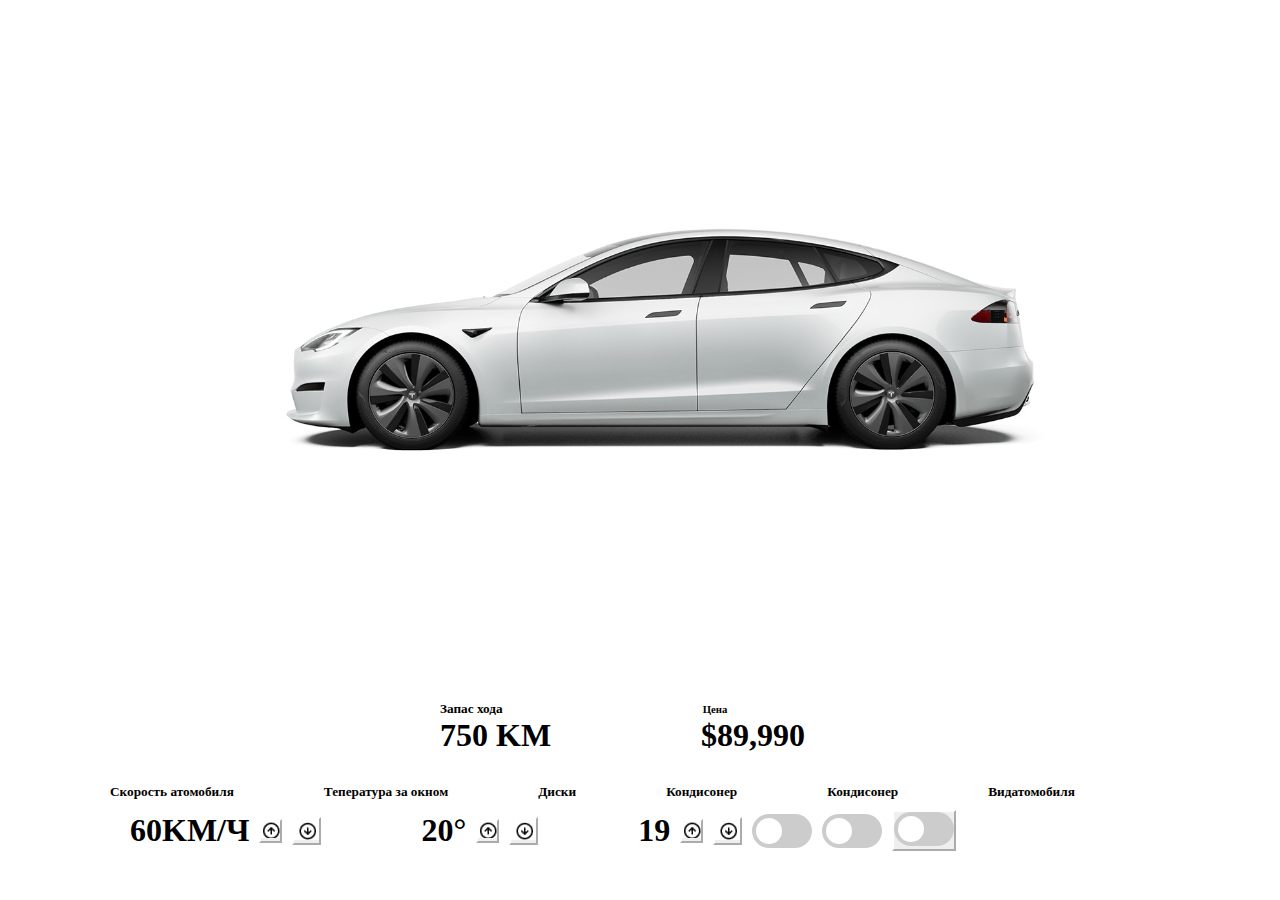
<file: js01/index.html>
<!DOCTYPE html>
<html lang="en">
<head>
 <meta charset="UTF-8">
 <meta name="viewport" content="width=device-width, initial-scale=1.0">
 <title>Document</title>
 <link rel="stylesheet" href="style.css">
</head>
<body>
 <!-- <button>open</button>
 <dialog>
   <span>Заявка на консультцию</span>
   <button data-close>close</button>

 </dialog> -->



<div class="container">
  
 <div class="box_1">
   <img src="./img/image 1.png" alt="">

</div>

<div class="box_2">

 <h5>Запас хода</h5>
 <h6>Цена</h6>

</div>

<div class="box_3">
 <h1>750 KM</h1>
 <h2>$89,990</h2>
</div>

<div class="box_4">
 <h5>Скорость атомобиля</h5>
 <h5>Тепература за окном </h5>
 <h5>Диски</h5>
 <h5>Кондисонер</h5>
 <h5>Кондисонер</h5>
 <h5>Видатомобиля</h5>
 
</div>
<div class="box_5">
 <h1 id="num">60KM/Ч</h1>
 <button onclick="increase()"><img src="./img/kn.jpg" alt=""></button>
 <button onclick="increas()"> <img src="./img/kn2.jpg" alt=""></button>
 <h1>20°</h1>
 <button><img src="./img/kn.jpg" alt=""></button>
 <button><img src="./img/kn2.jpg" alt=""></button>

 <h1  id="num2">19</h1>
 <button onclick="increas()"><img src="./img/kn.jpg" alt=""></button>
 <button onclick="increa()"><img src="./img/kn2.jpg" alt=""></button>
 <label class="switch">
  <input type="checkbox">
  <span class="slider round"></span>
</label>  
 <label class="switch">
   <input type="checkbox">
   <span class="slider round"></span>
 </label>
 
<button onclick="location.href='file:///C:/308/js01/index02.html'">

  <label class="switch">
   <input type="checkbox">
   <span class="slider round"></span>
 </label>  
 </div>
</button>






 <script src="index.js"></script>
</body>
</html>




<!-- <!DOCTYPE html>
<html lang="en">

<head>
    <meta charset="UTF-8">
    <meta name="viewport" content="width=device-width, initial-scale=1.0">
    <title>Document</title>
    <style>
        * {
            padding: 0px;
            margin: 0px;
            box-sizing: border-box;
        }    
        .col {
            width: fit-content;
            margin: 40px auto;
            display: flex;
            flex-direction: column;
            gap: 20px;

            button {
                all: unset;
                width: 200px;
                padding: 20px;
                border-radius: 12px;
                border: 2px solid #CFE7FF;
                display: flex;
                justify-content: space-between;                
                align-items: center;
                cursor: pointer;
                
                &.active {
                    border-color: #007FFF;
                }    
            }    

              #center {
              width: 155px;  
              height: 42px;
             flex-shrink: 0; 
             border-radius: 10px;
             background: #0071e3;
             
            } 

        }    
    </style>    
</head>    

<body>

    <center>
        <h1>price $<span id="total" >2,999</span> </h1>
    </center>    
    <center>
      <button id="center">White</button>
      <button id="center">Space-Grey </button>
    </center>  

    <div class="col" >
        <button data-add="0"  class="active" >
            <span>512gb</span>
            <b></b>
        </button>    
        <button data-add="200" >
            <span>1tb</span>
            <b>200</b>
        </button>    
        <button data-add="600" >
            <span>2tb</span>
            <b>600</b>
        </button>    
        <button data-add="1200" >
            <span>4tb</span>
            <b>1200</b>
        </button>    
    </div>    

    <script src="./index.js"></script>
</body>    

</html>
 -->





<!-- 
 <!DOCTYPE html>
 <html lang="en">
   <head>
     <meta charset="UTF-8" />
     <meta name="viewport" content="width=device-width, initial-scale=1.0" />
     <title>Document</title>
     <link rel="stylesheet" href="./style.css" />
   </head>
   <body>
     <div class="container">
       <div class="box_top">
         <h1 class="h1_1">Supercharged for pros.</h1>
         <p class="p_1">
           The most powerful MacBook Pro ever is here. With the blazing-fast M1
           Pro or M1 Max chip — the first Apple silicon designed for pros — you
           get groundbreaking performance and amazing battery life. Add to that a
           stunning Liquid Retina XDR display, the best camera and audio ever in
           a Mac notebook, and all the ports you need. The first notebook of its
           kind, this MacBook Pro is a beast.
         </p>
       </div> 
       <div class="box_centor">
                 <img src="./img/pk3.png" alt="" />
         <div class="text">
           <h1 class="h1_2">Macbook Pro</h1>
           <h2 class="h2_1">White</h2>
           <h1 class="h1_3">$1,999</h1>
         </div>
       </div>
       <div class="btn">
         <button id="myButton" onclick="changeColor()">Space Grey</button>
         <button id="myButton2" onclick="changeColor()">White</button>
       </div>
     </div>
 
   <script src="index.js"></script>
   </body>
 </html> 
 --><!-- 
 <head>
  <meta charset="UTF-8">
  <meta name="viewport" content="width=device-width, initial-scale=1.0">
  <title>Document</title>
  <link rel="stylesheet" href="./style.css">
  <link rel="preconnect" href="https://fonts.googleapis.com">
<link rel="preconnect" href="https://fonts.gstatic.com" crossorigin>
<link href="https://fonts.googleapis.com/css2?family=Roboto&display=swap" rel="stylesheet">
</head>
<body>
  <header>

    <div class="box_head">
      <div class="head_left">
        <img src="./img/Ellipse 1.png" alt="">
                  <nav>
                      <a href="#">
                        <img src="./img/mac.jpg" alt="">
                      </a>
                      <a href="#">Store</a>
                      <a href="#">Mac</a>
                      <a href="#">iPad</a>
                      <a href="#">iPhone</a>
                      <a href="#">Watch</a>
                      <a href="#">Vision</a>
                      <a href="#">AirPods</a>
                      <a href="#"> TV & Home</a>
                      <a href="#">Entertainment</a>
                      <a href="#">Accessories</a>
                      <a href="#">Support</a>
                      <a href="#">
                        <img src="./img/nnn.jpg"alt="">
                      </a>
                      <a href="#">
                        <img src="./img/ss.jpg" alt="">
                      </a>


                    </nav>
              </div>

              <div class="head_right">
                <nav>
              
                  </div>
              </div>
            </div>

          
          </header>

  <main>
    
      <section class="one">
        <div class="container">
          <div class="box_one">
            <h1>Carrier Deals at Apple</h1>
            <a href="#">See all deals</a>
  
            <a href="#">
                <img src="./img/jj.jpg" alt="">
            </a>
            
                  
          </div>
          </div>
        </section>
        
        <section class="two">
          <div class="container">
              <div class="box_two">
                <h1>New</h1>
                  <h1>Buy iPhone 15 Pro</h1>
                  <h1>From $999 or $41.62/mo.per month for 24 mo </h1>
              
                 

                 </script>

                  
                  <a href="#">
                    <img src="./img/mm3.jpg" alt="">
                    
                  </a>
                 


                        
              </div>



              
          </div>
      </section> 
 



      
 --><!--     <div class="container">
      <h1 id="num">0</h1>
      <div class="btns">
        <button class="dec">
          <i class="fas fa-minus"></i>
        </button>
        <button class="reset">
          <i class="fas fa-redo"></i>
        </button>
        <button class="inc">
          <i class="fas fa-plus"></i>
        </button>
        <button class="random">
            <i class="fas fa-redo"></i>
          </button>

      </div>
    </div>
 -->
    <!-- Script -->

      <!-- <input type="password">
      <button>🙈</button>
    <script src="index.js"></script> -->
<!--     <button>red</button>
<button>blue</button>
<button>yellow</button>
<button>orange</button>

 -->



<!--  <!DOCTYPE html>
 <html lang="en">
 <head>
  <meta charset="UTF-8">
  <meta name="viewport" content="width=device-width, initial-scale=1.0">
  <title>Document</title>
 </head>
 <body>
  
  <style>
/ --> <!-- 
img{
  width: 600px;
  height: 400px;
  object-fit: cover;
  background-color: aliceblue;
  border-radius: 12px;
}
  </style>
<img src="" alt="">
<button>titan</button>
<button>blue</button>
<button> watch</button>
<button>black</button>


  
  <script src="index.js"></script> */




 </body>
 </html> -->


<!-- 
 <div class="conteiner">



     <div class="box">
      <h2>_______________________________________________________________________________________________________________________________</h2>
       <h1>Frequently Asked Questions</h1>
<button><span class="rc-accordion-chevrondown"><svg viewBox="0 0 17 8.85" class="as-svgicon as-svgicon-chevrondown as-svgicon-base as-svgicon-chevrondownbase custom-cursor-on-hover" role="img" aria-hidden="true" width="35px" height="35px"><path fill="none" d="M0 0h35v35H0z"></path><path d="M15 1.13 8.5 7.72 2 1.13" style="fill:none;stroke:#86868b;stroke-linecap:round;stroke-linejoin:round;stroke-width:2.25px" class="custom-cursor-on-hover"></path></svg></span></button>
     
<h2>_______________________________________________________________________________________________________________________________</h2>




<h3>What is eSIM?</h3>

<button><span class="rc-accordion-chevrondown"><svg viewBox="0 0 17 8.85" class="as-svgicon as-svgicon-chevrondown as-svgicon-base as-svgicon-chevrondownbase custom-cursor-on-hover" role="img" aria-hidden="true" width="35px" height="35px"><path fill="none" d="M0 0h35v35H0z"></path><path d="M15 1.13 8.5 7.72 2 1.13" style="fill:none;stroke:#86868b;stroke-linecap:round;stroke-linejoin:round;stroke-width:2.25px"></path></svg></span></button>


  
<h2>_______________________________________________________________________________________________________________________________</h2>

<h3>Can I activate an iPhone 15 or iPhone 15 Pro outside of the United States?</h3>
  


<button><span class="rc-accordion-chevrondown"><svg viewBox="0 0 17 8.85" class="as-svgicon as-svgicon-chevrondown as-svgicon-base as-svgicon-chevrondownbase custom-cursor-on-hover" role="img" aria-hidden="true" width="35px" height="35px"><path fill="none" d="M0 0h35v35H0z"></path><path d="M15 1.13 8.5 7.72 2 1.13" style="fill:none;stroke:#86868b;stroke-linecap:round;stroke-linejoin:round;stroke-width:2.25px"></path></svg></span></button>


<h2>_______________________________________________________________________________________________________________________________</h2>


<h3>When I buy from apple.com, does my iPhone come ready to use?</h3>




<button><span class="rc-accordion-chevrondown"><svg viewBox="0 0 17 8.85" class="as-svgicon as-svgicon-chevrondown as-svgicon-base as-svgicon-chevrondownbase custom-cursor-on-hover" role="img" aria-hidden="true" width="35px" height="35px"><path fill="none" d="M0 0h35v35H0z"></path><path d="M15 1.13 8.5 7.72 2 1.13" style="fill:none;stroke:#86868b;stroke-linecap:round;stroke-linejoin:round;stroke-width:2.25px"></path></svg></span></button>




<h2>_______________________________________________________________________________________________________________________________</h2>



<h3>Will my new iPhone be unlocked?</h3>




<button><span class="rc-accordion-chevrondown"><svg viewBox="0 0 17 8.85" class="as-svgicon as-svgicon-chevrondown as-svgicon-base as-svgicon-chevrondownbase custom-cursor-on-hover" role="img" aria-hidden="true" width="35px" height="35px"><path fill="none" d="M0 0h35v35H0z"></path><path d="M15 1.13 8.5 7.72 2 1.13" style="fill:none;stroke:#86868b;stroke-linecap:round;stroke-linejoin:round;stroke-width:2.25px"></path></svg></span></button>


  
<h2>_______________________________________________________________________________________________________________________________</h2>



<h3>How can I pay using Apple Card Monthly Installments?</h3>


  
<button><span class="rc-accordion-chevrondown"><svg viewBox="0 0 17 8.85" class="as-svgicon as-svgicon-chevrondown as-svgicon-base as-svgicon-chevrondownbase custom-cursor-on-hover" role="img" aria-hidden="true" width="35px" height="35px"><path fill="none" d="M0 0h35v35H0z"></path><path d="M15 1.13 8.5 7.72 2 1.13" style="fill:none;stroke:#86868b;stroke-linecap:round;stroke-linejoin:round;stroke-width:2.25px"></path></svg></span></button>

<h2>_______________________________________________________________________________________________________________________________</h2>



<h3>How does the iPhone Upgrade Program work?</h3>


  
<button><span class="rc-accordion-chevrondown"><svg viewBox="0 0 17 8.85" class="as-svgicon as-svgicon-chevrondown as-svgicon-base as-svgicon-chevrondownbase custom-cursor-on-hover" role="img" aria-hidden="true" width="35px" height="35px"><path fill="none" d="M0 0h35v35H0z"></path><path d="M15 1.13 8.5 7.72 2 1.13" style="fill:none;stroke:#86868b;stroke-linecap:round;stroke-linejoin:round;stroke-width:2.25px"></path></svg></span></button>

<h2>_______________________________________________________________________________________________________________________________</h2>

<h3>What are connectivity discounts?</h3>

  
<button><span class="rc-accordion-chevrondown"><svg viewBox="0 0 17 8.85" class="as-svgicon as-svgicon-chevrondown as-svgicon-base as-svgicon-chevrondownbase custom-cursor-on-hover" role="img" aria-hidden="true" width="35px" height="35px"><path fill="none" d="M0 0h35v35H0z"></path><path d="M15 1.13 8.5 7.72 2 1.13" style="fill:none;stroke:#86868b;stroke-linecap:round;stroke-linejoin:round;stroke-width:2.25px"></path></svg></span></button>

<h2>_______________________________________________________________________________________________________________________________</h2>

<h3> Why is Sprint no longer a carrier option when I purchase an iPhone through Apple?</h3>


<button><span class="rc-accordion-chevrondown"><svg viewBox="0 0 17 8.85" class="as-svgicon as-svgicon-chevrondown as-svgicon-base as-svgicon-chevrondownbase custom-cursor-on-hover" role="img" aria-hidden="true" width="35px" height="35px"><path fill="none" d="M0 0h35v35H0z"></path><path d="M15 1.13 8.5 7.72 2 1.13" style="fill:none;stroke:#86868b;stroke-linecap:round;stroke-linejoin:round;stroke-width:2.25px"></path></svg></span></button>


<h2>_______________________________________________________________________________________________________________________________</h2>




<h3>Where can Sprint customers get support?</h3>


<button><span class="rc-accordion-chevrondown"><svg viewBox="0 0 17 8.85" class="as-svgicon as-svgicon-chevrondown as-svgicon-base as-svgicon-chevrondownbase custom-cursor-on-hover" role="img" aria-hidden="true" width="35px" height="35px"><path fill="none" d="M0 0h35v35H0z"></path><path d="M15 1.13 8.5 7.72 2 1.13" style="fill:none;stroke:#86868b;stroke-linecap:round;stroke-linejoin:round;stroke-width:2.25px"></path></svg></span></button>

<h2>_______________________________________________________________________________________________________________________________</h2>

<h3>Which network providers offer 5G service? </h3>


<button><span class="rc-accordion-chevrondown"><svg viewBox="0 0 17 8.85" class="as-svgicon as-svgicon-chevrondown as-svgicon-base as-svgicon-chevrondownbase custom-cursor-on-hover" role="img" aria-hidden="true" width="35px" height="35px"><path fill="none" d="M0 0h35v35H0z"></path><path d="M15 1.13 8.5 7.72 2 1.13" style="fill:none;stroke:#86868b;stroke-linecap:round;stroke-linejoin:round;stroke-width:2.25px"></path></svg></span></button>


<h2>_______________________________________________________________________________________________________________________________</h2>



<h3>Are there differences between an iPhone for AT&T, T-Mobile, or Verizon? </h3>

<button><span class="rc-accordion-chevrondown"><svg viewBox="0 0 17 8.85" class="as-svgicon as-svgicon-chevrondown as-svgicon-base as-svgicon-chevrondownbase custom-cursor-on-hover" role="img" aria-hidden="true" width="35px" height="35px"><path fill="none" d="M0 0h35v35H0z"></path><path d="M15 1.13 8.5 7.72 2 1.13" style="fill:none;stroke:#86868b;stroke-linecap:round;stroke-linejoin:round;stroke-width:2.25px"></path></svg></span></button>

<h2>_______________________________________________________________________________________________________________________________</h2>



<h3>Will my iPhone work worldwide?</h3>

<button><span class="rc-accordion-chevrondown"><svg viewBox="0 0 17 8.85" class="as-svgicon as-svgicon-chevrondown as-svgicon-base as-svgicon-chevrondownbase custom-cursor-on-hover" role="img" aria-hidden="true" width="35px" height="35px"><path fill="none" d="M0 0h35v35H0z"></path><path d="M15 1.13 8.5 7.72 2 1.13" style="fill:none;stroke:#86868b;stroke-linecap:round;stroke-linejoin:round;stroke-width:2.25px"></path></svg></span></button>


<h2>_______________________________________________________________________________________________________________________________</h2>



<h3>Is it easy to transfer my data and set up my new iPhone?</h3>

<button><span class="rc-accordion-chevrondown"><svg viewBox="0 0 17 8.85" class="as-svgicon as-svgicon-chevrondown as-svgicon-base as-svgicon-chevrondownbase custom-cursor-on-hover" role="img" aria-hidden="true" width="35px" height="35px"><path fill="none" d="M0 0h35v35H0z"></path><path d="M15 1.13 8.5 7.72 2 1.13" style="fill:none;stroke:#86868b;stroke-linecap:round;stroke-linejoin:round;stroke-width:2.25px"></path></svg></span></button>

<h2>_______________________________________________________________________________________________________________________________</h2>



<h3>What happens if the device I'm trading in has a higher trade-in value than the device I'm purchasing today?</h3>



<button><span class="rc-accordion-chevrondown"><svg viewBox="0 0 17 8.85" class="as-svgicon as-svgicon-chevrondown as-svgicon-base as-svgicon-chevrondownbase custom-cursor-on-hover" role="img" aria-hidden="true" width="35px" height="35px"><path fill="none" d="M0 0h35v35H0z"></path><path d="M15 1.13 8.5 7.72 2 1.13" style="fill:none;stroke:#86868b;stroke-linecap:round;stroke-linejoin:round;stroke-width:2.25px"></path></svg></span></button>

<h2>_______________________________________________________________________________________________________________________________</h2>



<h3>Im buying an iPhone as a gift. Can it be activated at a later date?</h3>

<button><span class="rc-accordion-chevrondown"><svg viewBox="0 0 17 8.85" class="as-svgicon as-svgicon-chevrondown as-svgicon-base as-svgicon-chevrondownbase custom-cursor-on-hover" role="img" aria-hidden="true" width="35px" height="35px"><path fill="none" d="M0 0h35v35H0z"></path><path d="M15 1.13 8.5 7.72 2 1.13" style="fill:none;stroke:#86868b;stroke-linecap:round;stroke-linejoin:round;stroke-width:2.25px"></path></svg></span></button>

<h2>_______________________________________________________________________________________________________________________________</h2>


<h3>Can I return my iPhone? </h3>


<button><span class="rc-accordion-chevrondown"><svg viewBox="0 0 17 8.85" class="as-svgicon as-svgicon-chevrondown as-svgicon-base as-svgicon-chevrondownbase custom-cursor-on-hover" role="img" aria-hidden="true" width="35px" height="35px"><path fill="none" d="M0 0h35v35H0z"></path><path d="M15 1.13 8.5 7.72 2 1.13" style="fill:none;stroke:#86868b;stroke-linecap:round;stroke-linejoin:round;stroke-width:2.25px"></path></svg></span></button>

<h4>* Available to qualified customers and requires 24-month installment loan when you select Citizens One or Apple Card Monthly Installments (ACMI) as payment type at checkout at Apple. You’ll need to select AT&T, T-Mobile, or Verizon as your carrier when you check out. An iPhone purchased with ACMI is always unlocked, so you can switch carriers at any time. Subject to credit approval and credit limit. Taxes and shipping are not included in ACMI and are subject to your card’s variable APR. Additional Apple Card Monthly Installments terms are in the Apple Card Customer Agreement(Opens in a new window). Additional iPhone Payments terms are here(Opens in a new window). ACMI is not available for purchases made online at special storefronts. The last month’s payment for each product will be the product’s purchase price, less all other payments at the monthly payment amount. ACMI financing is subject to change at any time for any reason, including but not limited to, installment term lengths and eligible products. See https://support.apple.com/kb/HT211204(Opens in a new window) for information about upcoming changes to ACMI financing.

  To access and use all Apple Card features and products available only to Apple Card users, you must add Apple Card to Wallet on an iPhone or iPad that supports and has the latest version of iOS or iPadOS. Apple Card is subject to credit approval, available only for qualifying applicants in the United States, and issued by Goldman Sachs Bank USA, Salt Lake City Branch.
  
  If you reside in the U.S. territories, please call Goldman Sachs at 877-255-5923 with questions about Apple Card.
  
  The display has rounded corners that follow a beautiful curved design, and these corners are within a standard rectangle. When measured as a standard rectangular shape, the screen is 6.06 inches (iPhone 14, iPhone 13), 6.12 inches (iPhone 15, iPhone 15 Pro), 6.68 inches (iPhone 14 Plus) or 6.69 inches (iPhone 15 Plus, iPhone 15 Pro Max) diagonally. Actual viewable area is less.
  Available space is less and varies due to many factors. A standard configuration uses approximately 12GB to 17GB of space, including iOS 17 with its latest features and Apple apps that can be deleted. Apple apps that can be deleted use about 4.5GB of space, and you can download them back from the App Store. Storage capacity subject to change based on software version, settings, and iPhone model.
  Service is included for free for two years with the activation of any iPhone 14 or iPhone 15 model. Connection and response times vary based on location, site conditions, and other factors. See support.apple.com/kb/HT213885(Opens in a new window) for more information.
  iPhone 14, iPhone 14 Pro, iPhone 15, and iPhone 15 Pro can detect a severe car crash and call for help. Requires a cellular connection or Wi-Fi calling.
  Battery life claim refers to larger models. All battery claims depend on network configuration and many other factors; actual results will vary. Battery has limited recharge cycles and may eventually need to be replaced. Battery life and charge cycles vary by use and settings. See apple.com/batteries and apple.com/iphone/battery.html for more information.
  All battery claims depend on network configuration and many other factors; actual results will vary. Battery has limited recharge cycles and may eventually need to be replaced. Battery life and charge cycles vary by use and settings. See apple.com/batteries and apple.com/iphone/battery.html for more information.
  USB 3 cable with 10Gb/s speed required.
  Δ AT&T iPhone 15 Special Deal: Monthly price reflects net monthly payment, after application of AT&T trade-in credit applied over 36 months with purchase of an iPhone 15 Pro, iPhone 15 Pro Max, iPhone 15, or iPhone 15 Plus and trade-in of eligible smartphone. Receive credit with purchase of an iPhone 15 Pro or iPhone 15 Pro Max of either $1000, $700, or $350 (based upon the model and condition of your trade-in smartphone). Receive credit with purchase of an iPhone 15 or iPhone 15 Plus of either $700 or $350 (based upon the model and condition of your trade-in smartphone). Max bill credits will not exceed the cost of the device. Requires upgrade of an existing line or activation of a new line and purchase of a new iPhone 15 Pro, iPhone 15 Pro Max, iPhone 15, or iPhone 15 Plus on qualifying 36 month 0% APR installment plan, subject to carrier credit qualification. AT&T Installment Plan with Next Up is not eligible for this promotion. $0 down for well qualified customers only, or down payment may be required and depends on a variety of factors. Tax on full retail price due at sale. Requires activation on eligible unlimited plan. If you cancel eligible wireless service, credits will stop and you will owe the remaining device balance. Activation/Upgrade Fee: $35. Trade in device may not be on existing installment plan. Bill credits are applied as a monthly credit over the 36 month installment plan. Credits start within 3 bills. Will receive catchup credits once credits start. Wireless line must be on an installment agreement, active, and in good standing for 30 days to qualify. Installment agreement starts when device is shipped. To get all credits, device must remain on agreement for entire term and you must keep eligible service on device for entire installment term. Limited time offer; subject to change. Limits: one trade-in per qualifying purchase and one credit per line. May not be combinable with other offers, discounts, or credits. Purchase, financing, other limits, and restrictions apply. Price for iPhone 15 and iPhone 15 Plus includes $30 AT&T connectivity discount. Activation required.
  
  ° T-Mobile iPhone 15 Special Deal: Monthly price reflects net monthly payment, after application of T-Mobile trade-in credit applied over 24 months with purchase of an iPhone 15 Pro, iPhone 15 Pro Max, iPhone 15, or iPhone 15 Plus and trade-in of eligible smartphone. Receive credit with purchase of an iPhone 15, iPhone 15 Plus, iPhone 15 Pro, or iPhone 15 Pro Max of $800 or $400 for customers on a Go5G Plus plan (based upon the model and condition of your trade-in smartphone); or $300 or $150 for customers on a Go5G, TMO ONE, TMO ONE Plus, Magenta, Magenta MAX, or Magenta Plus plan (based upon the model and condition of your trade-in smartphone). Max bill credits will not exceed the cost of the device. Credit comprised of (i) Apple instant trade-in credit at checkout and (ii) T-Mobile monthly bill credits applied over 24 months. Allow 2 bill cycles from valid submission and validation of trade-in. Tax on pre-credit price due at sale. Limited-time offer; subject to change. Qualifying credit, data plan, and trade-in in good condition required. Max 4 promotional offers on any iPhone per account. May not be combinable with some offers or discounts. Price for iPhone 15 and iPhone 15 Plus includes $30 T-Mobile connectivity discount. Activation required. Contact T-Mobile before cancelling service to continue remaining bill credits on current device, or credits stop & balance on required finance agreement is due.
  
  ΔΔ Verizon iPhone 15 Special Deal: Monthly price reflects net monthly payment, after application of Verizon trade‑in credit applied over 36 months with purchase of an iPhone 15, iPhone 15 Plus, iPhone 15 Pro, or iPhone 15 Pro Max of $830 or $415 for customers on an Unlimited Ultimate, One Unlimited, or 5G Get More plan (based upon the model and condition of your trade‑in smartphone); or $415 or $200 for customers on an Unlimited Plus, 5G Do More, or 5G Play More plan (based upon the model and condition of your trade‑in smartphone). Max bill credits will not exceed the cost of the device. Must be an existing Verizon customer. Credit comprised of (i) Apple instant trade‑in credit at checkout and (ii) Verizon monthly bill credits applied over 36 months. Customer must remain in the Verizon Device Payment Program for 36 months to receive the full benefit of the Verizon bill credits. Bill credits may take 1‑2 bill cycles to appear. If it takes two cycles for bill credits to appear, you'll see the credit for the first cycle on your second bill in addition to that month's credit. Requires purchase and activation of a new iPhone 15 Pro, iPhone 15 Pro Max, iPhone 15, or iPhone 15 Plus with the Verizon Device Payment Program at 0% APR for 36 months, subject to carrier credit qualification, and iPhone availability and limits. Taxes and shipping not included in monthly price. Sales tax may be assessed on full value of new iPhone. Requires eligible unlimited service plan. Requires trade‑in of eligible device in eligible condition. Must be at least 18 to trade‑in. Apple or its trade‑in partners reserve the right to refuse or limit any trade‑in transaction for any reason. In‑store trade‑in requires presentation of a valid, government‑issued photo ID (local law may require saving this information). In‑store promotion availability subject to local law; speak to a Specialist to learn more. Limited‑time offer; subject to change. Additional terms from Apple, Verizon, and Apple's trade‑in partners may apply. Price for iPhone 15 and iPhone 15 Plus includes $30 Verizon connectivity discount. Activation required.
  
  † AT&T iPhone 15 Special Deal: Monthly price reflects net monthly payment, after application of AT&T trade-in credit applied over 36 months with purchase of an iPhone 15 Pro, iPhone 15 Pro Max, iPhone 15, or iPhone 15 Plus and trade-in of eligible smartphone. Receive credit with purchase of an iPhone 15 Pro or iPhone 15 Pro Max of either $1000, $700, or $350 (based upon the model and condition of your trade-in smartphone). Receive credit with purchase of an iPhone 15 or iPhone 15 Plus of either $700 or $350 (based upon the model and condition of your trade-in smartphone). Max bill credits will not exceed the cost of the device. Requires upgrade of an existing line or activation of a new line and purchase of a new iPhone 15 Pro, iPhone 15 Pro Max, iPhone 15, or iPhone 15 Plus on qualifying 36 month 0% APR installment plan, subject to carrier credit qualification. AT&T Installment Plan with Next Up is not eligible for this promotion. $0 down for well qualified customers only, or down payment may be required and depends on a variety of factors. Tax on full retail price due at sale. Requires activation on eligible unlimited plan. If you cancel eligible wireless service, credits will stop and you will owe the remaining device balance. Activation/Upgrade Fee: $35. Trade in device may not be on existing installment plan. Bill credits are applied as a monthly credit over the 36 month installment plan. Credits start within 3 bills. Will receive catchup credits once credits start. Wireless line must be on an installment agreement, active, and in good standing for 30 days to qualify. Installment agreement starts when device is shipped. To get all credits, device must remain on agreement for entire term and you must keep eligible service on device for entire installment term. Limited time offer; subject to change. Limits: one trade-in per qualifying purchase and one credit per line. May not be combinable with other offers, discounts, or credits. Purchase, financing, other limits, and restrictions apply. Price for iPhone 15 and iPhone 15 Plus includes $30 AT&T connectivity discount. Activation required.
  
  T-Mobile iPhone 15 Special Deal: Monthly price reflects net monthly payment, after application of T-Mobile trade-in credit applied over 24 months with purchase of an iPhone 15 Pro, iPhone 15 Pro Max, iPhone 15, or iPhone 15 Plus and trade-in of eligible smartphone. Receive credit with purchase of an iPhone 15, iPhone 15 Plus, iPhone 15 Pro, or iPhone 15 Pro Max of $800 or $400 for customers on a Go5G Plus plan (based upon the model and condition of your trade-in smartphone); or $300 or $150 for customers on a Go5G, TMO ONE, TMO ONE Plus, Magenta, Magenta MAX, or Magenta Plus plan (based upon the model and condition of your trade-in smartphone). Max bill credits will not exceed the cost of the device. Credit comprised of (i) Apple instant trade-in credit at checkout and (ii) T-Mobile monthly bill credits applied over 24 months. Allow 2 bill cycles from valid submission and validation of trade-in. Tax on pre-credit price due at sale. Limited-time offer; subject to change. Qualifying credit, data plan, and trade-in in good condition required. Max 4 promotional offers on any iPhone per account. May not be combinable with some offers or discounts. Price for iPhone 15 and iPhone 15 Plus includes $30 T-Mobile connectivity discount. Activation required. Contact T-Mobile before cancelling service to continue remaining bill credits on current device, or credits stop & balance on required finance agreement is due.
  
  Verizon iPhone 15 Special Deal: Monthly price reflects net monthly payment, after application of Verizon trade‑in credit applied over 36 months with purchase of an iPhone 15, iPhone 15 Plus, iPhone 15 Pro, or iPhone 15 Pro Max of $830 or $415 for customers on an Unlimited Ultimate, One Unlimited, or 5G Get More plan (based upon the model and condition of your trade‑in smartphone); or $415 or $200 for customers on an Unlimited Plus, 5G Do More, or 5G Play More plan (based upon the model and condition of your trade‑in smartphone). Max bill credits will not exceed the cost of the device. Must be an existing Verizon customer. Credit comprised of (i) Apple instant trade‑in credit at checkout and (ii) Verizon monthly bill credits applied over 36 months. Customer must remain in the Verizon Device Payment Program for 36 months to receive the full benefit of the Verizon bill credits. Bill credits may take 1‑2 bill cycles to appear. If it takes two cycles for bill credits to appear, you'll see the credit for the first cycle on your second bill in addition to that month's credit. Requires purchase and activation of a new iPhone 15 Pro, iPhone 15 Pro Max, iPhone 15, or iPhone 15 Plus with the Verizon Device Payment Program at 0% APR for 36 months, subject to carrier credit qualification, and iPhone availability and limits. Taxes and shipping not included in monthly price. Sales tax may be assessed on full value of new iPhone. Requires eligible unlimited service plan. Requires trade‑in of eligible device in eligible condition. Must be at least 18 to trade‑in. Apple or its trade‑in partners reserve the right to refuse or limit any trade‑in transaction for any reason. In‑store trade‑in requires presentation of a valid, government‑issued photo ID (local law may require saving this information). In‑store promotion availability subject to local law; speak to a Specialist to learn more. Limited‑time offer; subject to change. Additional terms from Apple, Verizon, and Apple's trade‑in partners may apply. Price for iPhone 15 and iPhone 15 Plus includes $30 Verizon connectivity discount. Activation required.
  
  ◊◊ Tradein values will vary based on the condition, year, and configuration of your eligible trade‑in device. Not all devices are eligible for credit. You must be at least the age of majority to be eligible to trade in for credit or for an Apple Gift Card. Trade‑in value may be applied toward qualifying new device purchase, or added to an Apple Gift Card. Actual value awarded is based on receipt of a qualifying device matching the description provided when estimate was made. Sales tax may be assessed on full value of a new device purchase. In‑store trade‑in requires presentation of a valid photo ID (local law may require saving this information). Offer may not be available in all stores, and may vary between in-store and online trade‑in. Some stores may have additional requirements. Apple or its trade‑in partners reserve the right to refuse, cancel, or limit quantity of any trade‑in transaction for any reason. More details are available from Apple’s trade‑in partner for trade‑in and recycling of eligible devices. Restrictions and limitations may apply.
  
  ** Pricing for iPhone 15 and iPhone 15 Plus includes a $30 connectivity discount that requires activation with AT&T, T‑Mobile, or Verizon. Pricing shown for iPhone 14, iPhone 14 Plus, and iPhone 13 includes a $30 connectivity discount for Verizon and T-Mobile customers that requires activation and would otherwise be $30 higher for all other customers.
  
  ◊ AppleCare+ provides unlimited incidents of accidental damage from handling while the plan is active and in effect. AppleCare+ with Theft and Loss adds up to two incidents of theft or loss coverage every 12 months. Each incident is subject to a service fee or deductible. Taxes may apply. International replacement of lost or stolen devices is subject to availability and options may vary by region and iPhone model. Theft and loss coverage requires you to have Find My enabled on your device at the time it is lost or stolen. Find My should remain enabled and your iPhone should remain associated with your Apple ID throughout the theft or loss claim process. Disabling Find My will void all coverage of theft and loss. You are not required to purchase AppleCare+ with Theft and Loss to participate in the iPhone Upgrade Program.
  
  The company obligated under AppleCare+in the United States is AppleCare Service Company, Inc., an Arizona corporation and wholly owned subsidiary of Apple Inc., doing business in Texas as Apple CSC Inc.
  
  AppleCare+ with Theft & Loss is an optional device protection program that provides combined benefits under AppleCare+ and a Theft & Loss insurance policy. Theft and Loss insurance coverage is underwritten by New Hampshire Insurance Company (NAIC# 23841; Principal Address 175 Water Street, 18th Floor, New York, NY 10038; Phone (212) 770-7000) and is sold by AppleCare Service Company, Inc. (in California d/b/a Brogdan Insurance Services Lic#OL00763; Iowa License #26) and is sold in NY by Apple Inc. (License #926146). Theft and loss insurance coverage is provided under a group policy issued to AppleCare Service Company, Inc. in all states, except for New York where the policy is issued to Apple Inc. Coverage is subject to certain terms, conditions, and limitations. Theft and Loss can be purchased separately. Please refer to the certificate of coverage for your state for complete details, which can be found at apple.com/legal/applecare/applecareplus/theftandloss/.
  
  ⧧ Express Replacement Service is not available under the screen replacement or back glass damage service fee.
  
  § Apple Card Monthly Installments (ACMI) is a 0% APR payment option that is only available if you select it at checkout in the U.S. for eligible products purchased at Apple Store locations, apple.com(Opens in a new window), the Apple Store app, or by calling 1-800-MY-APPLE, and is subject to credit approval and credit limit. See Apple Support(Opens in a new window) for more information about eligible products. APR ranges may vary based on when you accepted an Apple Card. Cardholders who accept an Apple Card on and/or after August 10, 2023: Variable APRs for Apple Card, other than ACMI, range from 19.24% to 29.49% based on creditworthiness. Rates as of August 10, 2023. Existing cardholders: See your Customer Agreement for applicable rates and fee. If you buy an ACMI-eligible product by choosing to pay in full with Apple Card (instead of using ACMI), that purchase is subject to the Apple Card variable APR, not 0% APR. Taxes and shipping on ACMI purchases are subject to the variable APR, not 0% APR. When you buy an iPhone with ACMI, you’ll need to select AT&T, T-Mobile, or Verizon as your carrier when you check out. An iPhone purchased with ACMI is always unlocked, so you can switch carriers at any time. ACMI is not available for purchases made online at the following special stores: Apple Employee Purchase Plan; participating corporate Employee Purchase Programs; Apple at Work for small businesses; Government, and Veterans and Military Purchase Programs, or on refurbished devices. The last month’s payment for each product will be the product’s purchase price, less all other payments at the monthly payment amount. ACMI financing is subject to change at any time for any reason, including but not limited to, installment term lengths and eligible products. See Apple Support(Opens in a new window) for information about upcoming changes to ACMI financing. See the Apple Card Customer Agreement(Opens in a new window) for more information about ACMI financing.
  To access and use all Apple Card features and products available only to Apple Card users, you must add Apple Card to Wallet on an iPhone or iPad that supports and has the latest version of iOS or iPadOS. Apple Card is subject to credit approval, available only for qualifying applicants in the United States, and issued by Goldman Sachs Bank USA, Salt Lake City Branch.
  
  If you reside in the U.S. territories, please call Goldman Sachs at 877-255-5923 with questions about Apple Card.
  
  
  </h4>


<h2>_______________________________________________________________________________________________________________________________</h2>












</div>
      
 
 
 
 
 
 
 
 
      </div>
<script src="index.js"></script>

 </body>
 </html> -->


<!-- 


 <!DOCTYPE html>
<html lang="en">
<head>
    <meta charset="UTF-8">
    <meta name="viewport" content="width=device-width, initial-scale=1.0">
    <title>Document</title>
    <link rel="stylesheet" href="style.css">
</head>
<body>

    <section>
        <div class="item" >
            <div class="top">
                <span>How much the course?</span>
                <button>></button>
            </div>
            <div class="bottom">
                <p>
                    Lorem ipsum dolor sit, amet consectetur adipisicing elit. Mollitia, sapiente! Iste labore repellat officiis nobis quisquam quaerat expedita libero minima inventore! Aperiam ducimus aliquam blanditiis, rem ipsum labore saepe recusandae.
                </p>
            </div>
        </div>
        <div class="item" >
            <div class="top">
                <span>How old are u?</span>
                <button>></button>
            </div>
            <div class="bottom">
                <p>
                    Lorem ipsum dolor sit, amet consectetur adipisicing elit. Mollitia, sapiente! Iste labore repellat officiis nobis quisquam quaerat expedita libero minima inventore! Aperiam ducimus aliquam blanditiis, rem ipsum labore saepe recusandae.
                </p>
            </div>
        </div>
        <div class="item" >
            <div class="top">
                <span>How much the course?</span>
                <button>></button>
            </div>
            <div class="bottom">
                <p>
                    Lorem ipsum dolor sit, amet consectetur adipisicing elit. Mollitia, sapiente! Iste labore repellat officiis nobis quisquam quaerat expedita libero minima inventore! Aperiam ducimus aliquam blanditiis, rem ipsum labore saepe recusandae.
                </p>
            </div>
        </div>
    </section>
    
    <script src="./index.js"></script>
</body>
</html>
 -->
</file>
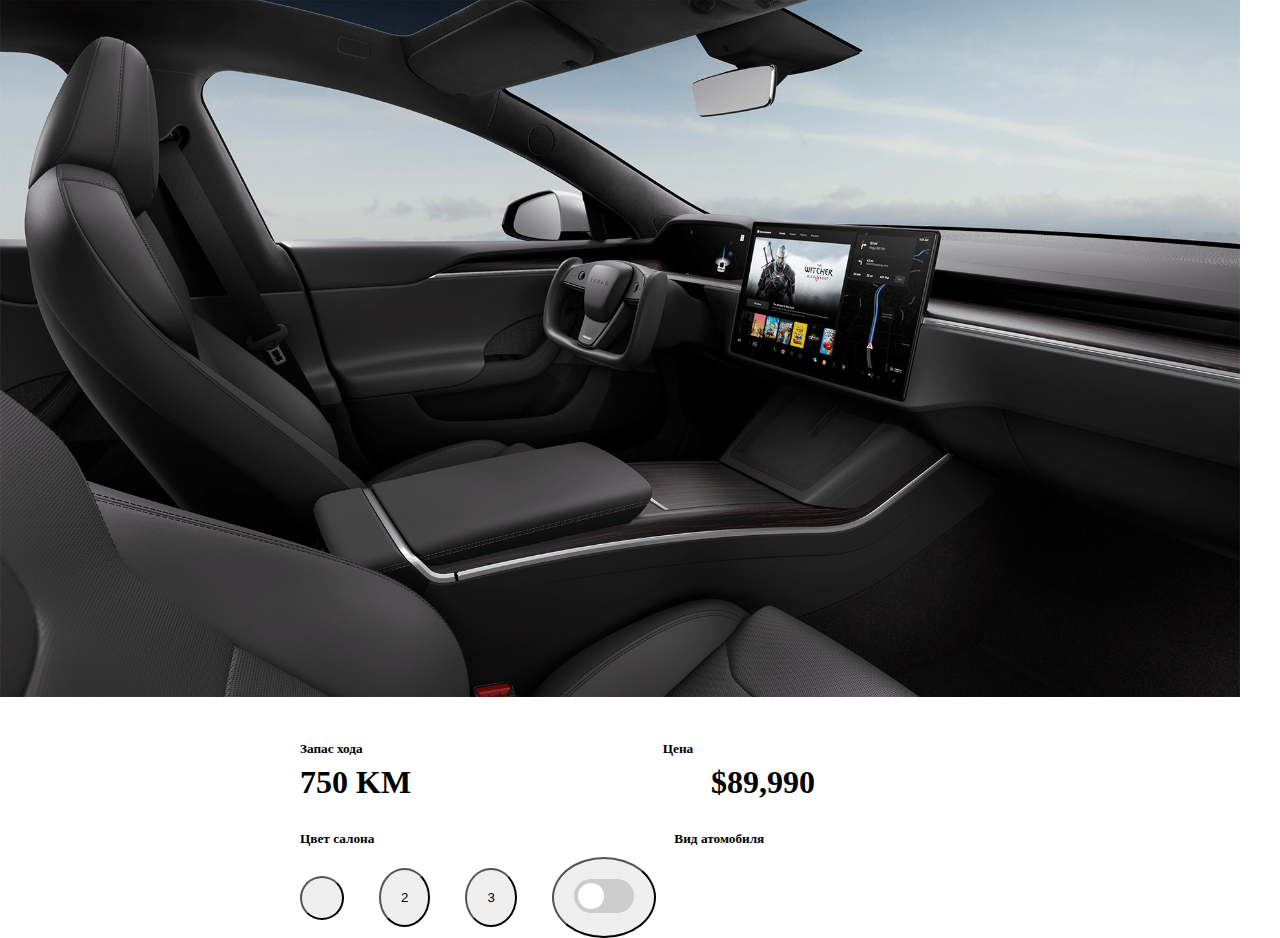
<file: js01/index02.html>
<!DOCTYPE html>
<html lang="en">
<head>
    <meta charset="UTF-8">
    <meta name="viewport" content="width=device-width, initial-scale=1.0">
    <title>Document</title>
    <link rel="stylesheet" href="style.css">
</head>
<body>
    

<div class="box_6">
    <img src="./img/image 2.png" alt="">
    </div>
    
    <div class="box_7">
      <h5>Запас хода</h5>
      <h5>Цена</h5>
    </div>
    
    <div class="box_8">
      <h1>750 KM</h1>
      <h1>$89,990</h1>
    </div>
    
    <div class="box_9">
      <h5>Цвет салона</h5>
      <h5> Вид атомобиля</h5>
    </div>
    <div class="box_10">
      <button id="myButton`"></button>
      <button  id="myButton2`">2</button>
      <button   id="myButton`3">3</button>
    
      
      
      <button onclick="location.href='file:///C:/308/js01/index.html'">
       <label class="switch">
         <input type="checkbox">
         <span class="slider round"></span>
       </label>
      </button>
    </div>
    </div>
       
    
    
    
    
    
      <script src="index.js"></script>
    </body>
    </html>
    
    
    
        
</body>
</html>
</file>
<file: js01/style.css>
*{
padding: 0;
margin: auto 0;
box-sizing: border-box;
}

.container{
  margin: 0 auto;
  align-items: center;
  max-width: 1200px;

}

.box_1 img{
  align-items: center;


}


.box_2{
  display: flex;
}



.box_2 h6{
padding-left: 200px;

}


.box_2 h5{  

  padding-left: 400px;
}


.box_3{
  display: flex;
}

.box_3 h1{
  padding-left: 400px;
  font-size: 2em;
}

.box_3 h2{
  padding-left: 150px;
  font-size: 2em;
}
.box_4{
  display: flex;
  gap: 20px;
  padding-top: 30px;
}
.box_4 h5{
  padding-left: 70px;
}

.box_5{
  display: flex;
padding-top: 10px;
gap: 10px;
}
.box_5 h1{
  padding-left:90px ;
  gap:  30px;
}
.box_5 button{
  gap: 20px;
 border-color: white;
  
  
}



.box_5 label{
  gap: 50px;
}



.box_6  img{
  align-items: center;
}
.box_7{
  display: flex;
  padding-top: 20px;
}

.box_7 h5{
  padding-top: 20px;
  
padding-left: 300px;
  
   
}
.box_8{
  display: flex;
}
.box_8 h1{
  padding-left: 300px;
  padding-top: 7px;
  font-size: 2em;
}
.box_9{
  display: flex;
}
.box_9 h5{
padding-top: 30px;
  padding-left: 300px;
}
.box_10{
  display: flex;
  padding-left: 300px;
  gap: 35px;
  padding-top: 10px;
}

.box_10 button{
  padding: 20px  20px;
  border-radius: 50%;
  
  
}
.switch {
  position: relative;
  display: inline-block;
  width: 60px;
  height: 34px;
}

/* Hide default HTML checkbox */
.switch input {display:none;}

/* The slider */
.slider {
  position: absolute;
  cursor: pointer;
  top: 0;
  left: 0;
  right: 0;
  bottom: 0;
  background-color: #ccc;
  -webkit-transition: .4s;
  transition: .4s;
}

.slider:before {
  position: absolute;
  content: "";
  height: 26px;
  width: 26px;
  left: 4px;
  bottom: 4px;
  background-color: white;
  -webkit-transition: .4s;
  transition: .4s;
}

input:checked + .slider {
  background-color: #2196F3;
}

input:focus + .slider {
  box-shadow: 0 0 1px #2196F3;
}

input:checked + .slider:before {
  -webkit-transform: translateX(26px);
  -ms-transform: translateX(26px);
  transform: translateX(26px);
}

/* Rounded sliders */
.slider.round {
  border-radius: 34px;
}

.slider.round:before {
  border-radius: 50%;
}




/* 

* {
  box-sizing: border-box;
  padding: 0;
  margin: 0;
}
.container {
  margin: 0 auto;
  text-align: center;
  max-width: 1200px;
}

.box_top {
  width: 1188px;
  height: 200px;
}

.box_centor {
  display: flex;
  justify-content: center;
  align-items: center;
  width: 1000px;
  height: 300px;
  text-align: center;
  padding: 30px;
  margin: 20px;
}

.btn{
    width: 1072px;
    height: 300px;
    display: flex;
    justify-content: center;
    align-items: center;
}

.text {
  text-align: center;
  top: 20px;
  margin: 28px;
  padding: 10px;
}

.p_1 {
  color: #000;
  text-align: center;
  font-family: Gilroy;
  font-size: 18px;
  font-style: normal;
  font-weight: 500;
  line-height: normal;
}

.h1_1 {
  color: #000;
  text-align: center;
  font-family: Gilroy;
  font-size: 48px;
  font-style: normal;
  font-weight: 700;
  line-height: normal;
}

.h1_2 {
  color: #000;
  text-align: center;
  font-family: Gilroy;
  font-size: 48px;
  font-style: normal;
  font-weight: 700;
  line-height: normal;
}

.h1_3 {
  color: #000;
  font-family: Gilroy;
  font-size: 48px;
  font-style: normal;
  font-weight: 700;
  line-height: normal;
}

.h2_1 {
  color: #0071e3;
  font-family: Gilroy;
  font-size: 24px;
  font-style: normal;
  font-weight: 700;
  line-height: normal;
}

.btn_1 {
  width: 155px;
  height: 42px;
  flex-shrink: 0;
  border-radius: 10px;
  background: #0071e3;
  border: none;
}

.btn_2 {
  color: #797979;
  text-align: center;
  font-family: Gilroy;
  font-size: 18px;
  font-style: normal;
  font-weight: 500;
  line-height: normal;
  width: 155px;
  height: 42px;
  flex-shrink: 0;
  border-radius: 10px;
  background: #cfe7ff;
  border: none;
}
 */


/* * * {
    padding: 0;
    margin: 0;
    box-sizing: border-box;
  }
  body {
    height: 100vh;
    background-color: #13162b;
    display: grid;
    place-items: center;
  }
  .container {
    position: relative;
    width: 80vmin;
    background-color: #191c37;
    padding: 100px 40px;
    border-radius: 9px;
    box-shadow: 0 25px 40px rgba(0, 0, 0, 0.2);
  }
  .container:after {
    content: "";
    position: absolute;
    width: 85%;
    left: 7.5%;
    height: 120%;
    bottom: -10%;
    background-color: #0087ff;
    z-index: -1;
    border-radius: 8px;
  }
  h1 {
    text-align: center;
    font-family: "Roboto Mono", monospace;
    font-size: 80px;
    color: #ffffff;
  }
  .btns {
    display: flex;
    justify-content: space-around;
    margin-top: 80px;
  }
  .btns button {
    width: 130px;
    padding: 15px 0;
    font-size: 18px;
    border: none;
    outline: none;
    border-radius: 5px;
    cursor: pointer;
  }
  button.inc,
  button.dec {
    background-color: #0087ff;
    color: #ffffff;
  }
  button.reset {
    background-color: transparent;
    border: 4px solid #0087ff;
    color: #0087ff;
  }


  button.random{
    background-color: transparent;
    border: 4px  solid #0087ff;
    color: #0087ff;
  } */
/* 
 

  *{
    padding: 0;
    margin: 0;
    box-sizing: border-box;
}

.container{
    width: 1200px;
    margin: 0 auto;
}

header{
    background: #fffcfc;
}

.box_head{
    display: flex;
    align-items: center;
    justify-content: space-between;
    padding: 20px 35px;

}

.head_left{
  
    display: flex;
    align-items: center;
    justify-content: center;
    gap: 20px;
}

.head_left nav{
    display: flex;
    gap: 40px;
}

.head_right{
    display: flex;
    align-items: center;
    justify-content: center;
    gap: 20px;
}

.head_right nav{
    display: flex;
    gap: 19px;
}

.my_profile{
    display: flex;
    gap: 19px;
}

.box_head a{
    color: #090909;
font-size: 15px;
font-style: normal;
font-weight: 400;
line-height: normal;
text-decoration: none;
gap: 15px;
}

.one{
    background: #f3eeee;
    height: 150px;
    
}

.box_one h1{
    color: #100f0f;
text-align: left;
font-size: 20px;
font-family: Roboto;
font-style: normal;
font-weight: 50px;
line-height: normal;
padding-top: 20px;
margin-bottom: 20px;
}

.box_one a{
    background-color: #f3eeee;
    color: #4b4bc8;
    


}
.box_one img{
 
 padding-left: 100px;
 padding: auto;
}

.box_one h3 {
margin-bottom: 500px;
  color: #100f0f;
text-align: center;
text-align: top;
font-size: 20px;
font-family: Roboto;
font-style: normal;
font-weight: 70px;
line-height: px;
padding-top: 5px;
margin-bottom: 10px;

}

.box_one h4{
  color: #100f0f;
  text-align: center;
  text-align: top;
  padding-left: 200px;
  font-size: 20px;
  font-family: Roboto;
  font-style: normal;
  font-weight: 70px;
  line-height: normal;
  padding-top: 5px;
  margin-bottom: 10px;
  

}




.part_bottom{
    display: flex;
    align-items: center;
    justify-content: center;
    gap: 17px;
}

.box{
    background: #fbfafa;
    width: 238px;
    height: 181px;
}

.box_two{
    text-align: center;    
}

.box_two h1{
    margin-top: 20px;
    color: #000;
font-size: 39px;
font-family: Roboto;
font-style: normal;
font-weight: 500;
line-height: normal;
padding-left: 10px;
text-align: start;
}

.box_two  h5{
  margin-top: 20px;
  color: #000;
font-size: 30px;
font-family: Roboto;
font-style: normal;
font-weight: 50px;
line-height: normal;
padding-left: 1000px;
text-align: start;
}

 */ 
/* .box_two a{} 

.box_two a image{
  padding-left: 500px;
}  */
/* 
*{
  margin: 0;
  padding: 0;
  box-sizing: border-box;
}


.box{
 width: 70px;
 height: 70px;


}
body{
  display: flex;
  flex-wrap: wrap;
  gap: 20px;

}

.artive  { 
    animation: colors 1.5s ease infinite ;
}

@keyframes colors {
  0%{
    background-color: violet;

  }
  20%{
    background-color: black;
  }
  40%{
    background-color: blueviolet;
  }
  60%{
    background-color: brown;
  }
  80%{
  background-color: burlywood;
}
  100%{
  background-color: aqua;
}


}
 */



/* 
 *{
  margin: 0;
  padding: 0;
  box-sizing: border-box;
}
.container{
  width: 1200px;
  height: auto;
}
.box{
  width: 1200px;
  height: auto;
}


.box h1{
  flex-wrap: nowrap;
  align-items: center;
  display: flexbox;
      margin-top: 30px;
  padding-left: 200px;

}

 .box button{
 margin-left: 1000px;
 margin-bottom: 50px;
 }



 .box h3{
  

  flex-wrap: nowrap;
  align-items: center;
  display: flexbox;
      margin-top: 30px;
  padding-left: 200px;

 }


 .box h2{
  margin-top: 30px;
 }

 .box h4{
  
  flex-wrap: nowrap;
  align-items: center;
  display: flexbox;
      margin-top: 30px;
  padding-left: 200px;
 
 }
 *//* 

 * {
  padding: 0px;
  margin: 0px;
  box-sizing: border-box;
}
section {
  width: 70%;
  margin: 0 auto;
  display: flex;
  flex-direction: column;

  .item {
      width: 100%;
      background-color: #c4c4c4;
      padding: 20px;
      display: flex;
      flex-direction: column;
      gap: 20px;
      overflow: hidden;
      transition: .7s ease;
      height: 100%;
      max-height: 80px;

      .top {
          display: flex;
          justify-content: space-between;
          align-items: center;
          span {
              font-size: 34px;
          }
          button {
              padding: 10px;
              rotate: 90deg;
              transition: .5s ease;

          }
      }
      .bottom p {
          font-size: 24px;
      }
  }

  .active {
      max-height: 500px;

      .top button {
          rotate: 270deg
      }

  }
  

} */

/* 

* {
  box-sizing: border-box;
  padding: 0;
  margin: 0;
}


dialog {
  width: 500px;
  height: 300px;
  position: absolute;
  top: 50%;
  left: 50%;
  translate: -50% -50%;
}
 *//* 
.container {
  margin: 0 auto;
  text-align: center;
  max-width: 1200px;
}

.box_top {
  width: 1188px;
  height: 200px;
}

.box_centor {
  display: flex;
  justify-content: center;
  align-items: center;
  width: 1000px;
  height: 300px;
  text-align: center;
  padding: 30px;
  margin: 20px;
}

.btn{
    width: 1072px;
    height: 300px;
    display: flex;
    justify-content: center;
    align-items: center;
}

.text {
  text-align: center;
  top: 20px;
  margin: 28px;
  padding: 10px;
}

.p_1 {
  color: #000;
  text-align: center;
  font-family: Gilroy;
  font-size: 18px;
  font-style: normal;
  font-weight: 500;
  line-height: normal;
}

.h1_1 {
  color: #000;
  text-align: center;
  font-family: Gilroy;
  font-size: 48px;
  font-style: normal;
  font-weight: 700;
  line-height: normal;
}

.h1_2 {
  color: #000;
  text-align: center;
  font-family: Gilroy;
  font-size: 48px;
  font-style: normal;
  font-weight: 700;
  line-height: normal;
}

.h1_3 {
  color: #000;
  font-family: Gilroy;
  font-size: 48px;
  font-style: normal;
  font-weight: 700;
  line-height: normal;
}

.h2_1 {
  color: #0071e3;
  font-family: Gilroy;
  font-size: 24px;
  font-style: normal;
  font-weight: 700;
  line-height: normal;
}

#myButton {
  width: 155px;
  height: 42px;
  flex-shrink: 0;
  border-radius: 10px;
  background: #797979;
  border: none;
}

#myButton2 {
  color:#797979(2, 2, 234);
  text-align: center;
  font-family: Gilroy;
  font-size: 18px;
  font-style: normal;
  font-weight: 500;
  line-height: normal;
  width: 155px;
  height: 42px;
  flex-shrink: 0;
  border-radius: 10px;
  background: #797979;
  border: none;
} */
</file>
